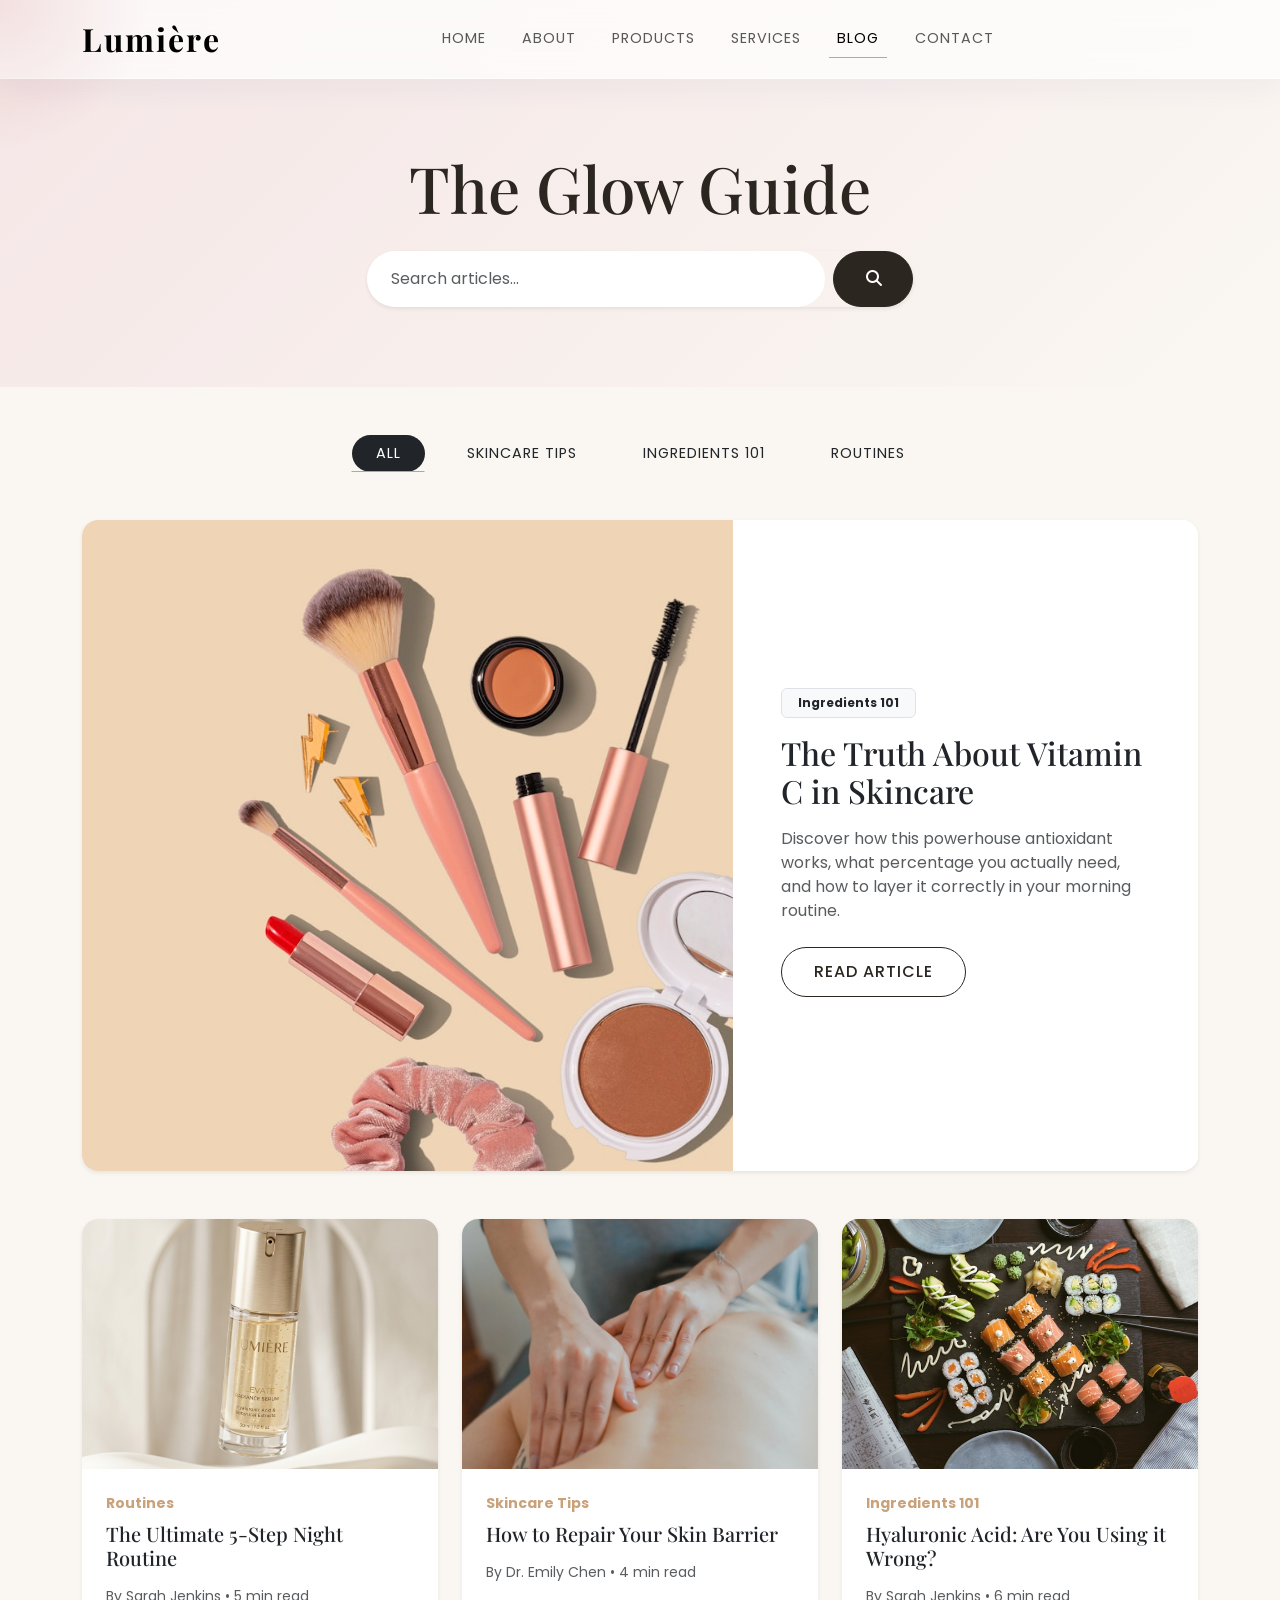
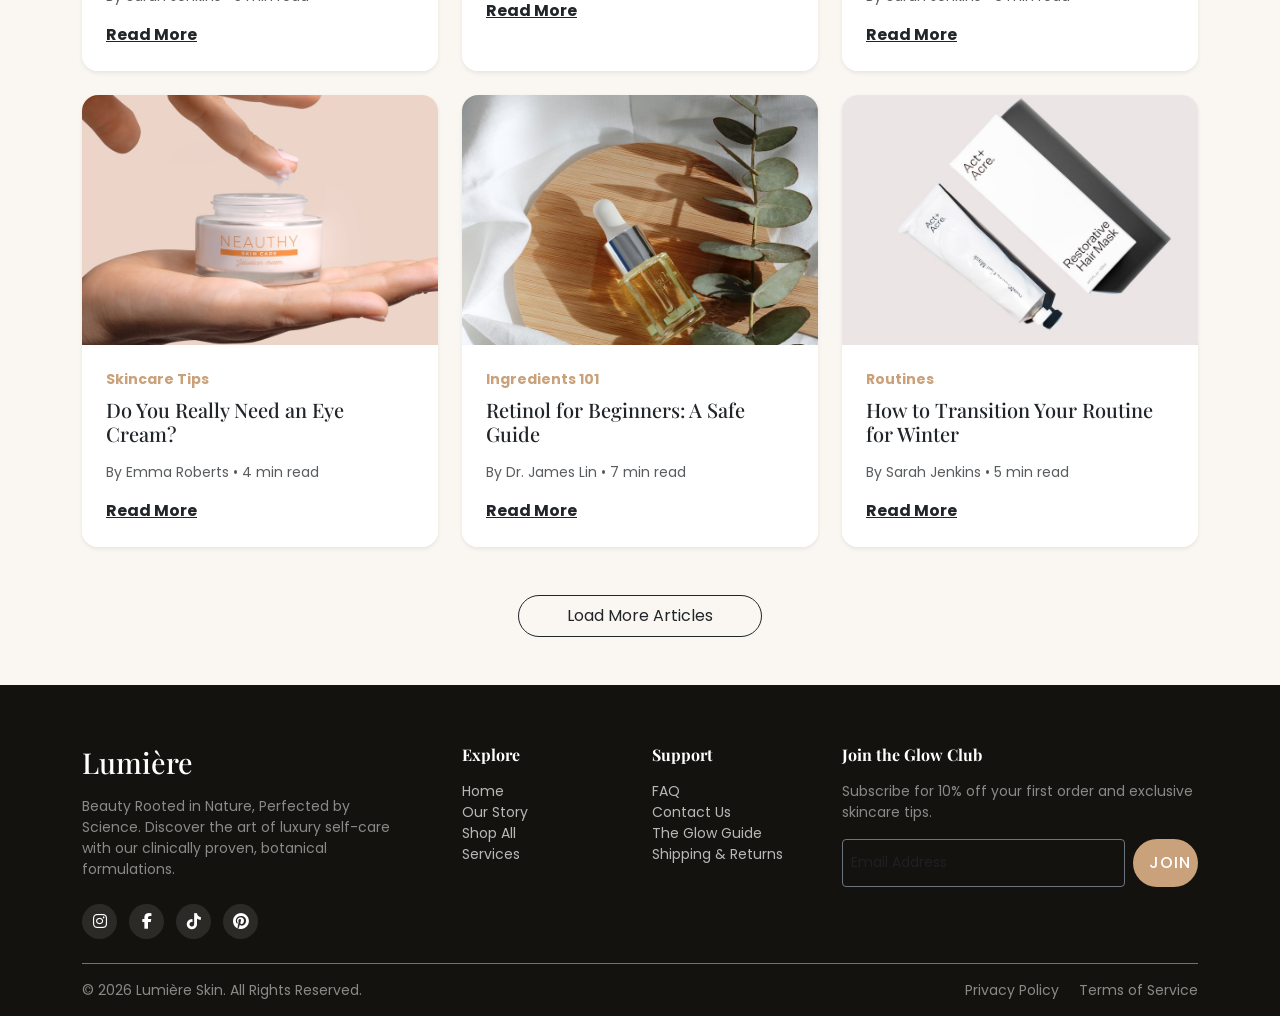
<file: blog.html>
<!DOCTYPE html>
<html lang="en">
<head>
    <meta charset="UTF-8">
    <meta name="viewport" content="width=device-width, initial-scale=1.0">
    <title>Skincare Tips & Guides | Lumière Skin Blog</title>
    <meta name="description" content="Expert skincare advice, ingredient breakdowns, and routine guides to help you achieve healthy, glowing skin.">
    <link href="https://cdn.jsdelivr.net/npm/bootstrap@5.3.0/dist/css/bootstrap.min.css" rel="stylesheet">
    <link rel="stylesheet" href="https://cdnjs.cloudflare.com/ajax/libs/font-awesome/6.4.0/css/all.min.css">
    <link href="https://unpkg.com/aos@2.3.1/dist/aos.css" rel="stylesheet">
    <link rel="stylesheet" href="css/style.css">
</head>
<body>

    <div class="cursor-glow"></div>

    <!-- Navbar -->
    <nav class="navbar navbar-expand-lg fixed-top scrolled">
        <div class="container">
            <a class="navbar-brand" href="index.html">Lumière</a>
            <button class="navbar-toggler" type="button" data-bs-toggle="collapse" data-bs-target="#navbarNav">
                <span class="navbar-toggler-icon"></span>
            </button>
            <div class="collapse navbar-collapse" id="navbarNav">
                <ul class="navbar-nav mx-auto">
                    <li class="nav-item"><a class="nav-link" href="index.html">Home</a></li>
                    <li class="nav-item"><a class="nav-link" href="about.html">About</a></li>
                    <li class="nav-item"><a class="nav-link" href="products.html">Products</a></li>
                    <li class="nav-item"><a class="nav-link" href="services.html">Services</a></li>
                    <li class="nav-item"><a class="nav-link active" href="blog.html">Blog</a></li>
                    <li class="nav-item"><a class="nav-link" href="contact.html">Contact</a></li>
                </ul>
            </div>
        </div>
    </nav>

    <!-- Page Header -->
    <header class="page-header">
        <div class="container" data-aos="fade-up">
            <h1>The Glow Guide</h1>
            <div class="row justify-content-center mt-4">
                <div class="col-md-6">
                    <form class="d-flex shadow-sm rounded-pill">
                        <input type="text" class="form-control rounded-pill me-2 px-4 py-3 border-0" placeholder="Search articles...">
                        <button class="btn-lumiere rounded-pill py-2" type="submit"><i class="fas fa-search"></i></button>
                    </form>
                </div>
            </div>
        </div>
    </header>

    <!-- Blog Section -->
    <section class="blog-section pt-5 pb-5">
        <div class="container">
            <!-- Category Tabs -->
            <ul class="nav nav-pills justify-content-center mb-5" data-aos="fade-up">
                <li class="nav-item"><a class="nav-link active rounded-pill bg-dark text-white px-4 me-2" href="#">All</a></li>
                <li class="nav-item"><a class="nav-link text-dark px-4 me-2" href="#">Skincare Tips</a></li>
                <li class="nav-item"><a class="nav-link text-dark px-4 me-2" href="#">Ingredients 101</a></li>
                <li class="nav-item"><a class="nav-link text-dark px-4" href="#">Routines</a></li>
            </ul>

            <!-- Featured Post -->
            <div class="card border-0 rounded-4 overflow-hidden shadow-sm mb-5" data-aos="fade-up">
                <div class="row g-0">
                    <div class="col-md-7">
                        <img src="images/blog/botanical.jpg" class="img-fluid w-100 featured-img" alt="Featured Blog">
                    </div>
                    <div class="col-md-5 d-flex align-items-center bg-white">
                        <div class="card-body p-5">
                            <span class="badge bg-light text-dark mb-3 px-3 py-2 border">Ingredients 101</span>
                            <h2 class="card-title mb-3" style="font-family: 'Playfair Display', serif;">The Truth About Vitamin C in Skincare</h2>
                            <p class="card-text text-muted mb-4">Discover how this powerhouse antioxidant works, what percentage you actually need, and how to layer it correctly in your morning routine.</p>
                            <a href="blog-single.html" class="btn-lumiere btn-outline-lumiere">Read Article</a>
                        </div>
                    </div>
                </div>
            </div>

            <!-- Blog Grid -->
            <div class="row g-4 mb-4">
                <!-- Blog 1 -->
                <div class="col-md-4" data-aos="fade-up">
                    <div class="card border-0 shadow-sm rounded-4 overflow-hidden h-100 image-hover-zoom">
                        <img src="images/products/hero-bottle.png" class="card-img-top" alt="Blog 1">
                        <div class="card-body p-4 bg-white">
                            <span class="text-gold small mb-2 d-block fw-bold" style="color: var(--accent-gold);">Routines</span>
                            <h5 class="card-title font-playfair mb-3">The Ultimate 5-Step Night Routine</h5>
                            <p class="text-muted small">By Sarah Jenkins • 5 min read</p>
                            <a href="blog-single.html" class="text-dark fw-bold text-decoration-underline">Read More</a>
                        </div>
                    </div>
                </div>
                <!-- Blog 2 -->
                <div class="col-md-4" data-aos="fade-up" data-aos-delay="100">
                    <div class="card border-0 shadow-sm rounded-4 overflow-hidden h-100 image-hover-zoom">
                        <img src="images/blog/spa.jpg" class="card-img-top" alt="Blog 2">
                        <div class="card-body p-4 bg-white">
                            <span class="text-gold small mb-2 d-block fw-bold" style="color: var(--accent-gold);">Skincare Tips</span>
                            <h5 class="card-title font-playfair mb-3">How to Repair Your Skin Barrier</h5>
                            <p class="text-muted small">By Dr. Emily Chen • 4 min read</p>
                            <a href="blog-single.html" class="text-dark fw-bold text-decoration-underline">Read More</a>
                        </div>
                    </div>
                </div>
                <!-- Blog 3 -->
                <div class="col-md-4" data-aos="fade-up" data-aos-delay="200">
                    <div class="card border-0 shadow-sm rounded-4 overflow-hidden h-100 image-hover-zoom">
                        <img src="images/blog/ingredients.jpg" class="card-img-top" alt="Blog 3">
                        <div class="card-body p-4 bg-white">
                            <span class="text-gold small mb-2 d-block fw-bold" style="color: var(--accent-gold);">Ingredients 101</span>
                            <h5 class="card-title font-playfair mb-3">Hyaluronic Acid: Are You Using it Wrong?</h5>
                            <p class="text-muted small">By Sarah Jenkins • 6 min read</p>
                            <a href="blog-single.html" class="text-dark fw-bold text-decoration-underline">Read More</a>
                        </div>
                    </div>
                </div>
                
                <!-- Blog 4 -->
                <div class="col-md-4" data-aos="fade-up">
                    <div class="card border-0 shadow-sm rounded-4 overflow-hidden h-100 image-hover-zoom">
                        <img src="images/products/product-7.png" class="card-img-top" alt="Blog 4">
                        <div class="card-body p-4 bg-white">
                            <span class="text-gold small mb-2 d-block fw-bold" style="color: var(--accent-gold);">Skincare Tips</span>
                            <h5 class="card-title font-playfair mb-3">Do You Really Need an Eye Cream?</h5>
                            <p class="text-muted small">By Emma Roberts • 4 min read</p>
                            <a href="blog-single.html" class="text-dark fw-bold text-decoration-underline">Read More</a>
                        </div>
                    </div>
                </div>
                <!-- Blog 5 -->
                <div class="col-md-4" data-aos="fade-up" data-aos-delay="100">
                    <div class="card border-0 shadow-sm rounded-4 overflow-hidden h-100 image-hover-zoom">
                        <img src="images/products/product-9.png" class="card-img-top" alt="Blog 5">
                        <div class="card-body p-4 bg-white">
                            <span class="text-gold small mb-2 d-block fw-bold" style="color: var(--accent-gold);">Ingredients 101</span>
                            <h5 class="card-title font-playfair mb-3">Retinol for Beginners: A Safe Guide</h5>
                            <p class="text-muted small">By Dr. James Lin • 7 min read</p>
                            <a href="blog-single.html" class="text-dark fw-bold text-decoration-underline">Read More</a>
                        </div>
                    </div>
                </div>
                <!-- Blog 6 -->
                <div class="col-md-4" data-aos="fade-up" data-aos-delay="200">
                    <div class="card border-0 shadow-sm rounded-4 overflow-hidden h-100 image-hover-zoom">
                        <img src="images/products/product-5.png" class="card-img-top" alt="Blog 6">
                        <div class="card-body p-4 bg-white">
                            <span class="text-gold small mb-2 d-block fw-bold" style="color: var(--accent-gold);">Routines</span>
                            <h5 class="card-title font-playfair mb-3">How to Transition Your Routine for Winter</h5>
                            <p class="text-muted small">By Sarah Jenkins • 5 min read</p>
                            <a href="blog-single.html" class="text-dark fw-bold text-decoration-underline">Read More</a>
                        </div>
                    </div>
                </div>
            </div>
            
            <div class="text-center mt-5">
                <button class="btn btn-outline-dark rounded-pill px-5 py-2">Load More Articles</button>
            </div>
        </div>
    </section>

    <!-- Section 7 - Footer (COMPACT & UNIFIED) -->
    <footer class="footer pb-0">
        <div class="container">
            <div class="row g-4 mb-4">
                <div class="col-lg-4 col-md-6">
                    <h4 class="mb-3" style="font-family: 'Playfair Display', serif; font-size: 1.8rem; color: white;">Lumière</h4>
                    <p class="small text-white-50 pe-lg-5 mb-4">Beauty Rooted in Nature, Perfected by Science. Discover the art of luxury self-care with our clinically proven, botanical formulations.</p>
                    <div class="social-icons">
                        <a href="#"><i class="fab fa-instagram"></i></a>
                        <a href="#"><i class="fab fa-facebook-f"></i></a>
                        <a href="#"><i class="fab fa-tiktok"></i></a>
                        <a href="#"><i class="fab fa-pinterest"></i></a>
                    </div>
                </div>
                <div class="col-lg-2 col-md-6">
                    <h5 class="text-white mb-3 fs-6 fw-bold">Explore</h5>
                    <ul class="footer-links list-unstyled small">
                        <li><a href="index.html">Home</a></li>
                        <li><a href="about.html">Our Story</a></li>
                        <li><a href="products.html">Shop All</a></li>
                        <li><a href="services.html">Services</a></li>
                    </ul>
                </div>
                <div class="col-lg-2 col-md-6">
                    <h5 class="text-white mb-3 fs-6 fw-bold">Support</h5>
                    <ul class="footer-links list-unstyled small">
                        <li><a href="faq.html">FAQ</a></li>
                        <li><a href="contact.html">Contact Us</a></li>
                        <li><a href="blog.html">The Glow Guide</a></li>
                        <li><a href="#">Shipping & Returns</a></li>
                    </ul>
                </div>
                <div class="col-lg-4 col-md-6">
                    <h5 class="text-white mb-3 fs-6 fw-bold">Join the Glow Club</h5>
                    <p class="small text-white-50 mb-3">Subscribe for 10% off your first order and exclusive skincare tips.</p>
                    <form class="d-flex">
                        <input type="email" class="form-control form-control-sm me-2 bg-transparent text-white border-secondary" placeholder="Email Address" required>
                        <button class="btn-lumiere btn-sm px-3 border-0" style="background: var(--accent-gold); color: white;" type="submit">Join</button>
                    </form>
                </div>
            </div>
            <div class="footer-bottom py-3 border-top border-secondary mt-2">
                <div class="row align-items-center">
                    <div class="col-md-6 text-center text-md-start">
                        <p class="small text-white-50 mb-0">&copy; 2026 Lumière Skin. All Rights Reserved.</p>
                    </div>
                    <div class="col-md-6 text-center text-md-end mt-2 mt-md-0">
                        <p class="small text-white-50 mb-0"><a href="#" class="text-white-50 text-decoration-none me-3">Privacy Policy</a> <a href="#" class="text-white-50 text-decoration-none">Terms of Service</a></p>
                    </div>
                </div>
            </div>
        </div>
    </footer>

    <script src="https://code.jquery.com/jquery-3.6.0.min.js"></script>
    <script src="https://cdn.jsdelivr.net/npm/bootstrap@5.3.0/dist/js/bootstrap.bundle.min.js"></script>
    <script src="https://unpkg.com/aos@2.3.1/dist/aos.js"></script>
    <script src="js/custom.js"></script>
</body>
</html>
</file>
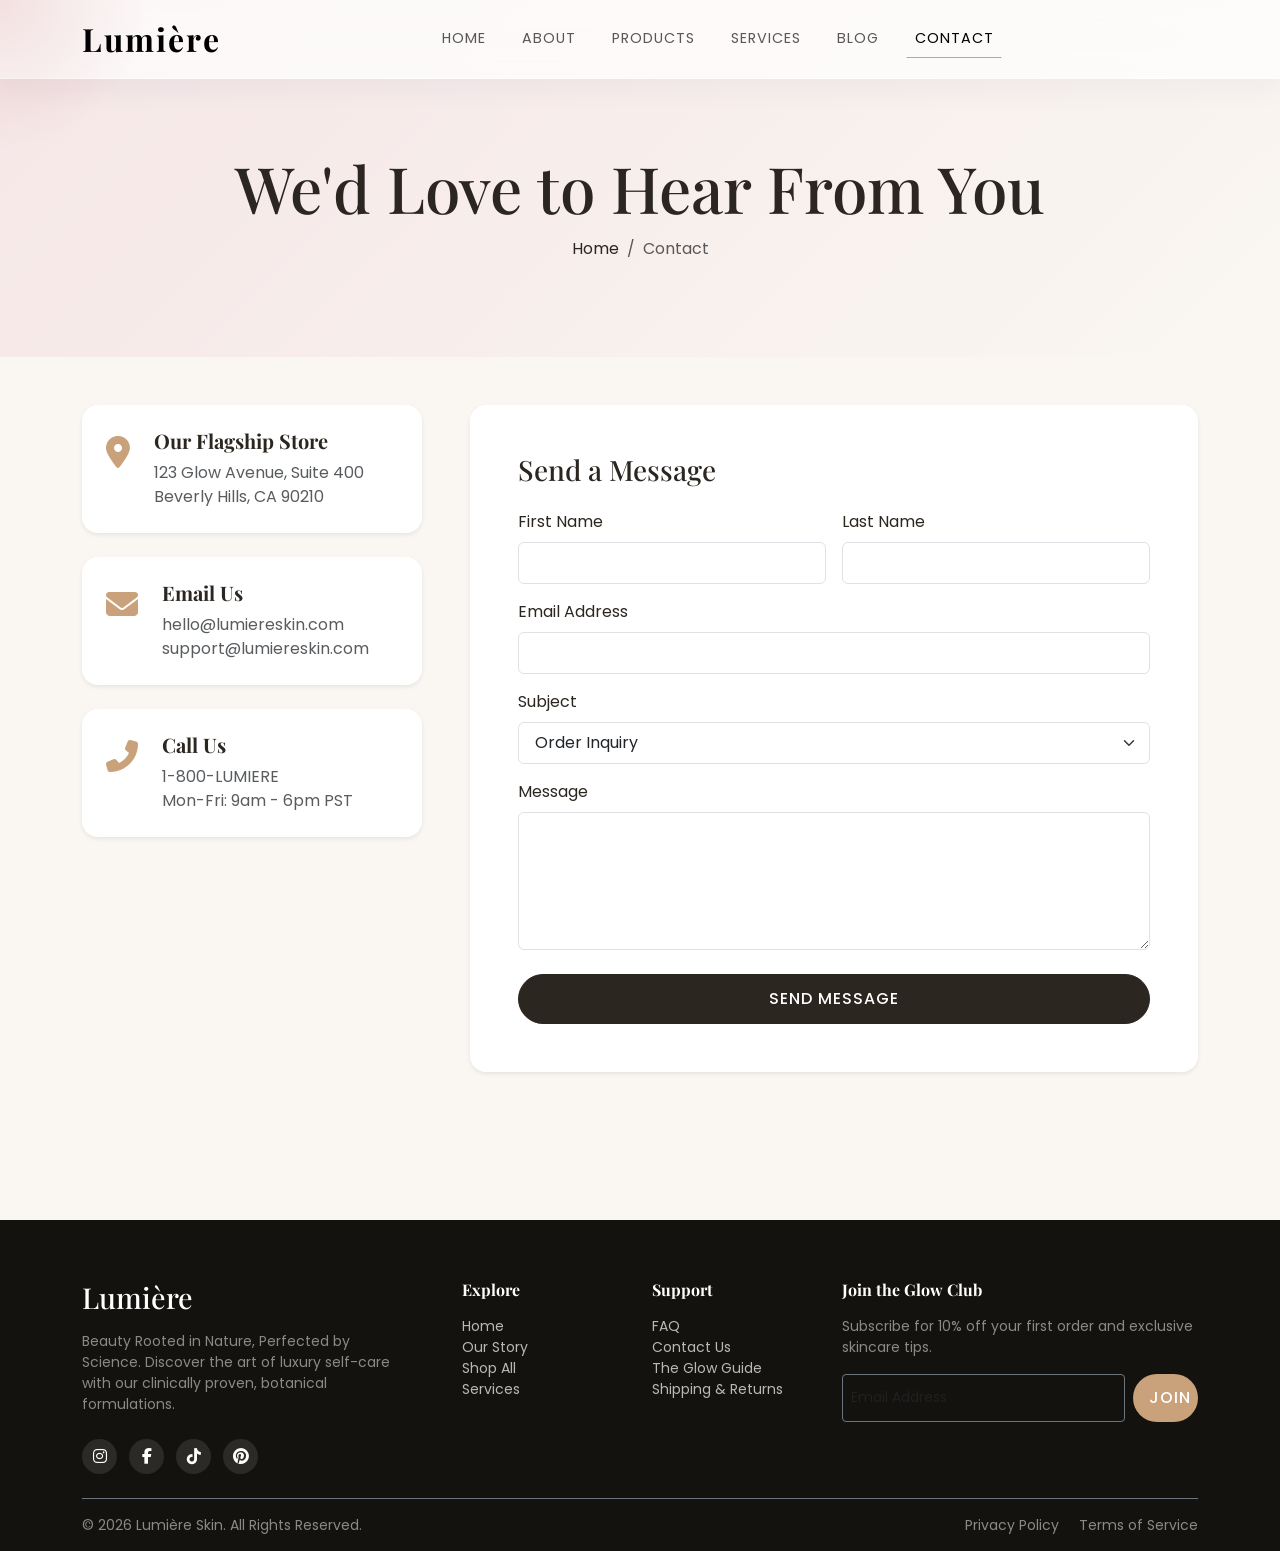
<file: contact.html>
<!DOCTYPE html>
<html lang="en">
<head>
    <meta charset="UTF-8">
    <meta name="viewport" content="width=device-width, initial-scale=1.0">
    <title>Contact Lumière Skin | Customer Support</title>
    <meta name="description" content="Get in touch with our team for product questions, order support, or partnership inquiries.">
    <link href="https://cdn.jsdelivr.net/npm/bootstrap@5.3.0/dist/css/bootstrap.min.css" rel="stylesheet">
    <link rel="stylesheet" href="https://cdnjs.cloudflare.com/ajax/libs/font-awesome/6.4.0/css/all.min.css">
    <link href="https://unpkg.com/aos@2.3.1/dist/aos.css" rel="stylesheet">
    <link rel="stylesheet" href="css/style.css">
</head>
<body>

    <div class="cursor-glow"></div>

    <!-- Navbar -->
    <nav class="navbar navbar-expand-lg fixed-top scrolled">
        <div class="container">
            <a class="navbar-brand" href="index.html">Lumière</a>
            <button class="navbar-toggler" type="button" data-bs-toggle="collapse" data-bs-target="#navbarNav">
                <span class="navbar-toggler-icon"></span>
            </button>
            <div class="collapse navbar-collapse" id="navbarNav">
                <ul class="navbar-nav mx-auto">
                    <li class="nav-item"><a class="nav-link" href="index.html">Home</a></li>
                    <li class="nav-item"><a class="nav-link" href="about.html">About</a></li>
                    <li class="nav-item"><a class="nav-link" href="products.html">Products</a></li>
                    <li class="nav-item"><a class="nav-link" href="services.html">Services</a></li>
                    <li class="nav-item"><a class="nav-link" href="blog.html">Blog</a></li>
                    <li class="nav-item"><a class="nav-link active" href="contact.html">Contact</a></li>
                </ul>
            </div>
        </div>
    </nav>

    <!-- Page Header -->
    <header class="page-header">
        <div class="container" data-aos="fade-up">
            <h1>We'd Love to Hear From You</h1>
            <nav aria-label="breadcrumb">
                <ol class="breadcrumb">
                    <li class="breadcrumb-item"><a href="index.html">Home</a></li>
                    <li class="breadcrumb-item active" aria-current="page">Contact</li>
                </ol>
            </nav>
        </div>
    </header>

    <!-- Contact Section -->
    <section class="contact-section pt-5 mb-5">
        <div class="container">
            <div class="row g-5">
                
                <!-- Contact Info Cards -->
                <div class="col-lg-4" data-aos="fade-right">
                    <div class="mb-4 d-flex align-items-start bg-white p-4 rounded-4 shadow-sm">
                        <div class="fs-2 me-4 text-gold" style="color: var(--accent-gold);"><i class="fas fa-map-marker-alt"></i></div>
                        <div>
                            <h5 class="fw-bold">Our Flagship Store</h5>
                            <p class="text-muted mb-0">123 Glow Avenue, Suite 400<br>Beverly Hills, CA 90210</p>
                        </div>
                    </div>
                    <div class="mb-4 d-flex align-items-start bg-white p-4 rounded-4 shadow-sm">
                        <div class="fs-2 me-4 text-gold" style="color: var(--accent-gold);"><i class="fas fa-envelope"></i></div>
                        <div>
                            <h5 class="fw-bold">Email Us</h5>
                            <p class="text-muted mb-0">hello@lumiereskin.com<br>support@lumiereskin.com</p>
                        </div>
                    </div>
                    <div class="mb-4 d-flex align-items-start bg-white p-4 rounded-4 shadow-sm">
                        <div class="fs-2 me-4 text-gold" style="color: var(--accent-gold);"><i class="fas fa-phone-alt"></i></div>
                        <div>
                            <h5 class="fw-bold">Call Us</h5>
                            <p class="text-muted mb-0">1-800-LUMIERE<br>Mon-Fri: 9am - 6pm PST</p>
                        </div>
                    </div>
                </div>
                
                <!-- Contact Form -->
                <div class="col-lg-8" data-aos="fade-left">
                    <div class="bg-white p-5 rounded-4 shadow-sm h-100">
                        <h3 class="mb-4" style="font-family: 'Playfair Display', serif;">Send a Message</h3>
                        <form id="contactForm">
                            <div class="row g-3">
                                <div class="col-md-6">
                                    <label class="form-label">First Name</label>
                                    <input type="text" class="form-control px-3 py-2" required>
                                </div>
                                <div class="col-md-6">
                                    <label class="form-label">Last Name</label>
                                    <input type="text" class="form-control px-3 py-2" required>
                                </div>
                                <div class="col-12">
                                    <label class="form-label">Email Address</label>
                                    <input type="email" class="form-control px-3 py-2" required>
                                </div>
                                <div class="col-12">
                                    <label class="form-label">Subject</label>
                                    <select class="form-select px-3 py-2">
                                        <option>Order Inquiry</option>
                                        <option>Product Question</option>
                                        <option>Partnership / PR</option>
                                        <option>Other</option>
                                    </select>
                                </div>
                                <div class="col-12">
                                    <label class="form-label">Message</label>
                                    <textarea class="form-control px-3 py-2" rows="5" required></textarea>
                                </div>
                                <div class="col-12 mt-4">
                                    <button type="submit" class="btn-lumiere w-100">Send Message</button>
                                </div>
                            </div>
                        </form>
                    </div>
                </div>
                
            </div>
        </div>
    </section>

    <!-- Section 7 - Footer (COMPACT & UNIFIED) -->
    <footer class="footer pb-0">
        <div class="container">
            <div class="row g-4 mb-4">
                <div class="col-lg-4 col-md-6">
                    <h4 class="mb-3" style="font-family: 'Playfair Display', serif; font-size: 1.8rem; color: white;">Lumière</h4>
                    <p class="small text-white-50 pe-lg-5 mb-4">Beauty Rooted in Nature, Perfected by Science. Discover the art of luxury self-care with our clinically proven, botanical formulations.</p>
                    <div class="social-icons">
                        <a href="#"><i class="fab fa-instagram"></i></a>
                        <a href="#"><i class="fab fa-facebook-f"></i></a>
                        <a href="#"><i class="fab fa-tiktok"></i></a>
                        <a href="#"><i class="fab fa-pinterest"></i></a>
                    </div>
                </div>
                <div class="col-lg-2 col-md-6">
                    <h5 class="text-white mb-3 fs-6 fw-bold">Explore</h5>
                    <ul class="footer-links list-unstyled small">
                        <li><a href="index.html">Home</a></li>
                        <li><a href="about.html">Our Story</a></li>
                        <li><a href="products.html">Shop All</a></li>
                        <li><a href="services.html">Services</a></li>
                    </ul>
                </div>
                <div class="col-lg-2 col-md-6">
                    <h5 class="text-white mb-3 fs-6 fw-bold">Support</h5>
                    <ul class="footer-links list-unstyled small">
                        <li><a href="faq.html">FAQ</a></li>
                        <li><a href="contact.html">Contact Us</a></li>
                        <li><a href="blog.html">The Glow Guide</a></li>
                        <li><a href="#">Shipping & Returns</a></li>
                    </ul>
                </div>
                <div class="col-lg-4 col-md-6">
                    <h5 class="text-white mb-3 fs-6 fw-bold">Join the Glow Club</h5>
                    <p class="small text-white-50 mb-3">Subscribe for 10% off your first order and exclusive skincare tips.</p>
                    <form class="d-flex">
                        <input type="email" class="form-control form-control-sm me-2 bg-transparent text-white border-secondary" placeholder="Email Address" required>
                        <button class="btn-lumiere btn-sm px-3 border-0" style="background: var(--accent-gold); color: white;" type="submit">Join</button>
                    </form>
                </div>
            </div>
            <div class="footer-bottom py-3 border-top border-secondary mt-2">
                <div class="row align-items-center">
                    <div class="col-md-6 text-center text-md-start">
                        <p class="small text-white-50 mb-0">&copy; 2026 Lumière Skin. All Rights Reserved.</p>
                    </div>
                    <div class="col-md-6 text-center text-md-end mt-2 mt-md-0">
                        <p class="small text-white-50 mb-0"><a href="#" class="text-white-50 text-decoration-none me-3">Privacy Policy</a> <a href="#" class="text-white-50 text-decoration-none">Terms of Service</a></p>
                    </div>
                </div>
            </div>
        </div>
    </footer>

    <script src="https://code.jquery.com/jquery-3.6.0.min.js"></script>
    <script src="https://cdn.jsdelivr.net/npm/bootstrap@5.3.0/dist/js/bootstrap.bundle.min.js"></script>
    <script src="https://unpkg.com/aos@2.3.1/dist/aos.js"></script>
    <script src="js/custom.js"></script>
    <script>
        $('#contactForm').on('submit', function(e) {
            e.preventDefault();
            alert('Thank you for your message! Our team will get back to you shortly.');
            this.reset();
        });
    </script>
</body>
</html>
</file>
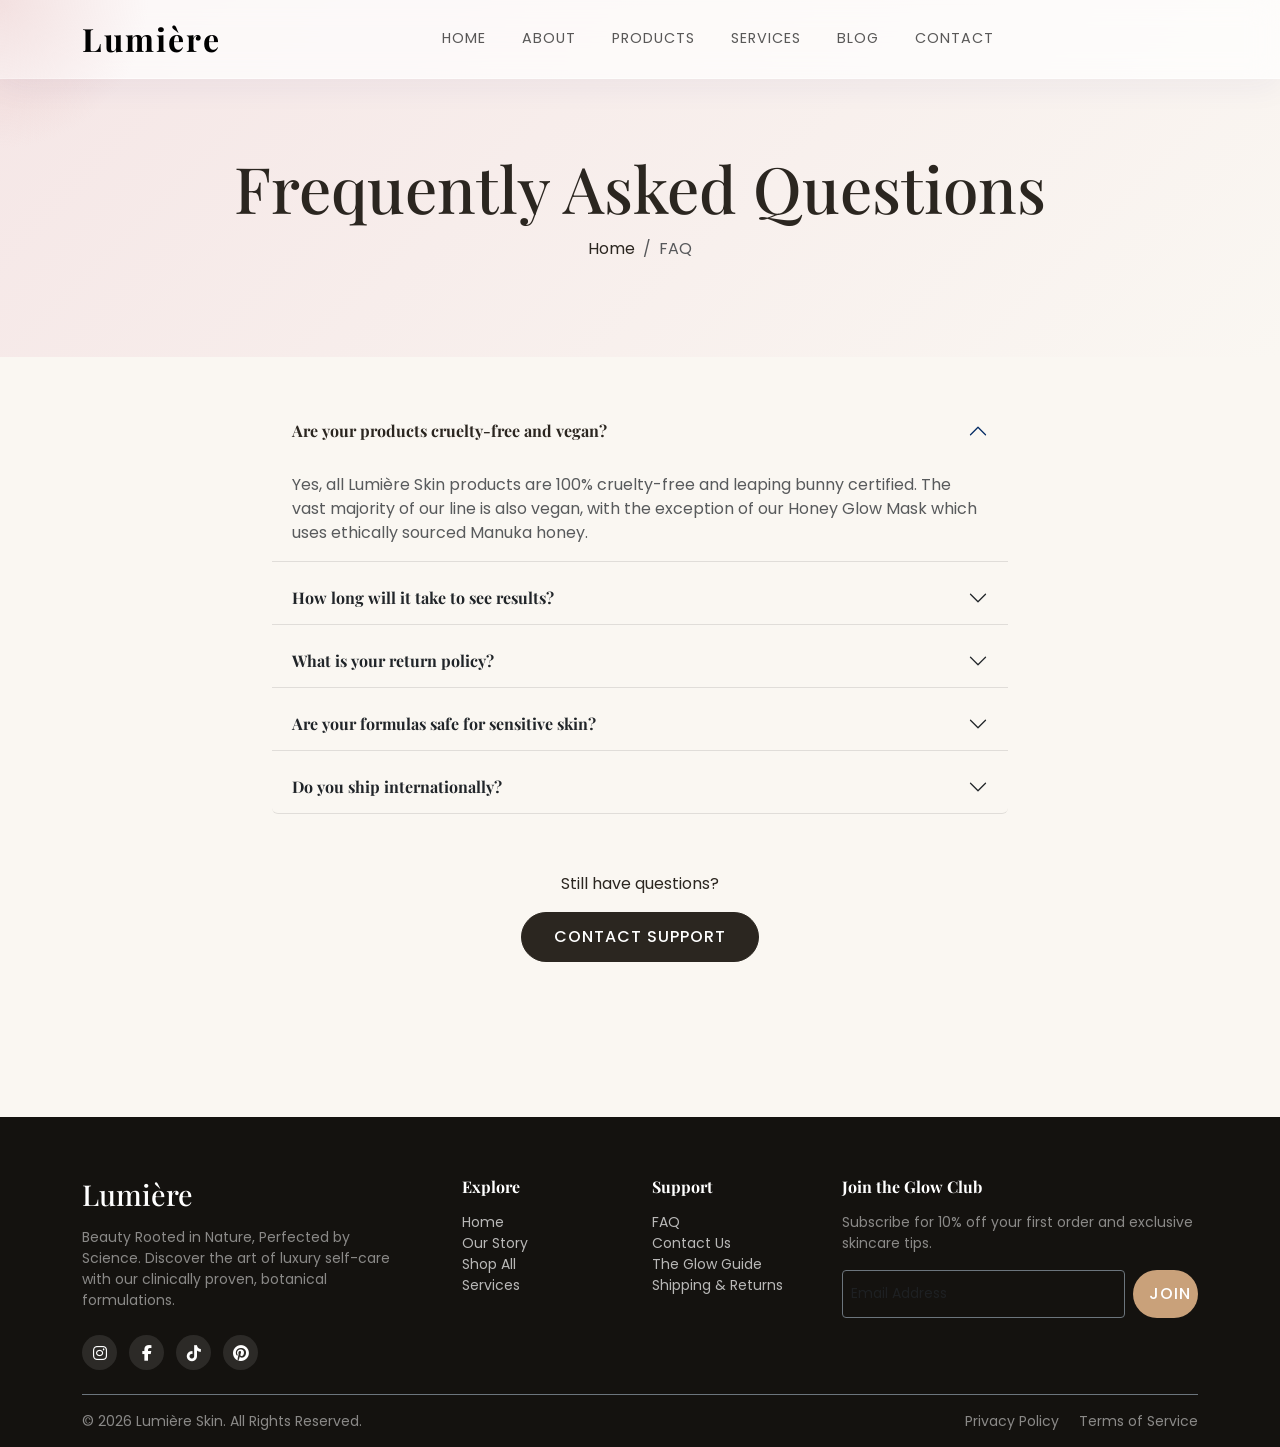
<file: faq.html>
<!DOCTYPE html>
<html lang="en">
<head>
    <meta charset="UTF-8">
    <meta name="viewport" content="width=device-width, initial-scale=1.0">
    <title>FAQ | Lumière Skin</title>
    <meta name="description" content="Frequently asked questions about Lumière Skin products, shipping, and returns.">
    <link href="https://cdn.jsdelivr.net/npm/bootstrap@5.3.0/dist/css/bootstrap.min.css" rel="stylesheet">
    <link rel="stylesheet" href="https://cdnjs.cloudflare.com/ajax/libs/font-awesome/6.4.0/css/all.min.css">
    <link href="https://unpkg.com/aos@2.3.1/dist/aos.css" rel="stylesheet">
    <link rel="stylesheet" href="css/style.css">
    <style>
        .accordion-button:not(.collapsed) {
            background-color: #F5E6E6;
            color: var(--text-dark);
            box-shadow: none;
        }
        .accordion-button:focus {
            box-shadow: none;
            border-color: rgba(0,0,0,0.125);
        }
        .accordion-item {
            border: none;
            border-bottom: 1px solid rgba(0,0,0,0.1);
            margin-bottom: 10px;
        }
    </style>
</head>
<body>

    <div class="cursor-glow"></div>

    <!-- Navbar -->
    <nav class="navbar navbar-expand-lg fixed-top scrolled">
        <div class="container">
            <a class="navbar-brand" href="index.html">Lumière</a>
            <button class="navbar-toggler" type="button" data-bs-toggle="collapse" data-bs-target="#navbarNav">
                <span class="navbar-toggler-icon"></span>
            </button>
            <div class="collapse navbar-collapse" id="navbarNav">
                <ul class="navbar-nav mx-auto">
                    <li class="nav-item"><a class="nav-link" href="index.html">Home</a></li>
                    <li class="nav-item"><a class="nav-link" href="about.html">About</a></li>
                    <li class="nav-item"><a class="nav-link" href="products.html">Products</a></li>
                    <li class="nav-item"><a class="nav-link" href="services.html">Services</a></li>
                    <li class="nav-item"><a class="nav-link" href="blog.html">Blog</a></li>
                    <li class="nav-item"><a class="nav-link" href="contact.html">Contact</a></li>
                </ul>
            </div>
        </div>
    </nav>

    <!-- Page Header -->
    <header class="page-header">
        <div class="container" data-aos="fade-up">
            <h1>Frequently Asked Questions</h1>
            <nav aria-label="breadcrumb">
                <ol class="breadcrumb">
                    <li class="breadcrumb-item"><a href="index.html">Home</a></li>
                    <li class="breadcrumb-item active" aria-current="page">FAQ</li>
                </ol>
            </nav>
        </div>
    </header>

    <!-- FAQ Section -->
    <section class="faq-section pt-5 mb-5">
        <div class="container">
            <div class="row justify-content-center">
                <div class="col-lg-8" data-aos="fade-up">
                    <div class="accordion" id="faqAccordion">
                        
                        <!-- Question 1 -->
                        <div class="accordion-item bg-transparent">
                            <h2 class="accordion-header" id="headingOne">
                                <button class="accordion-button fw-bold bg-transparent" type="button" data-bs-toggle="collapse" data-bs-target="#collapseOne" aria-expanded="true" aria-controls="collapseOne">
                                    Are your products cruelty-free and vegan?
                                </button>
                            </h2>
                            <div id="collapseOne" class="accordion-collapse collapse show" aria-labelledby="headingOne" data-bs-parent="#faqAccordion">
                                <div class="accordion-body text-muted">
                                    Yes, all Lumière Skin products are 100% cruelty-free and leaping bunny certified. The vast majority of our line is also vegan, with the exception of our Honey Glow Mask which uses ethically sourced Manuka honey.
                                </div>
                            </div>
                        </div>
                        
                        <!-- Question 2 -->
                        <div class="accordion-item bg-transparent">
                            <h2 class="accordion-header" id="headingTwo">
                                <button class="accordion-button collapsed fw-bold bg-transparent" type="button" data-bs-toggle="collapse" data-bs-target="#collapseTwo" aria-expanded="false" aria-controls="collapseTwo">
                                    How long will it take to see results?
                                </button>
                            </h2>
                            <div id="collapseTwo" class="accordion-collapse collapse" aria-labelledby="headingTwo" data-bs-parent="#faqAccordion">
                                <div class="accordion-body text-muted">
                                    While our hydrating products (like the Hydra-Glow Night Cream) provide instant plumping and moisture, active ingredients like Vitamin C and Retinol take time. We recommend consistent use for 4-6 weeks to see significant visible changes in texture and tone.
                                </div>
                            </div>
                        </div>
                        
                        <!-- Question 3 -->
                        <div class="accordion-item bg-transparent">
                            <h2 class="accordion-header" id="headingThree">
                                <button class="accordion-button collapsed fw-bold bg-transparent" type="button" data-bs-toggle="collapse" data-bs-target="#collapseThree" aria-expanded="false" aria-controls="collapseThree">
                                    What is your return policy?
                                </button>
                            </h2>
                            <div id="collapseThree" class="accordion-collapse collapse" aria-labelledby="headingThree" data-bs-parent="#faqAccordion">
                                <div class="accordion-body text-muted">
                                    We offer a 30-day money-back guarantee. If you are not completely satisfied with your purchase, you can return gently used products within 30 days of receipt for a full refund (minus shipping costs).
                                </div>
                            </div>
                        </div>

                        <!-- Question 4 -->
                        <div class="accordion-item bg-transparent">
                            <h2 class="accordion-header" id="headingFour">
                                <button class="accordion-button collapsed fw-bold bg-transparent" type="button" data-bs-toggle="collapse" data-bs-target="#collapseFour" aria-expanded="false" aria-controls="collapseFour">
                                    Are your formulas safe for sensitive skin?
                                </button>
                            </h2>
                            <div id="collapseFour" class="accordion-collapse collapse" aria-labelledby="headingFour" data-bs-parent="#faqAccordion">
                                <div class="accordion-body text-muted">
                                    Yes! We formulate without synthetic fragrances, parabens, sulfates, or harsh exfoliants. We always recommend patch testing new products on your jawline for 24 hours before applying them to your entire face.
                                </div>
                            </div>
                        </div>
                        
                        <!-- Question 5 -->
                        <div class="accordion-item bg-transparent">
                            <h2 class="accordion-header" id="headingFive">
                                <button class="accordion-button collapsed fw-bold bg-transparent" type="button" data-bs-toggle="collapse" data-bs-target="#collapseFive" aria-expanded="false" aria-controls="collapseFive">
                                    Do you ship internationally?
                                </button>
                            </h2>
                            <div id="collapseFive" class="accordion-collapse collapse" aria-labelledby="headingFive" data-bs-parent="#faqAccordion">
                                <div class="accordion-body text-muted">
                                    Currently, we ship to the US, Canada, UK, and Australia. We are actively working on expanding our international shipping zones. Join our newsletter to be notified when we launch in your country!
                                </div>
                            </div>
                        </div>
                        
                    </div>
                </div>
            </div>
            
            <div class="text-center mt-5" data-aos="fade-up">
                <p>Still have questions?</p>
                <a href="contact.html" class="btn-lumiere">Contact Support</a>
            </div>
        </div>
    </section>

    <!-- Section 7 - Footer (COMPACT & UNIFIED) -->
    <footer class="footer pb-0">
        <div class="container">
            <div class="row g-4 mb-4">
                <div class="col-lg-4 col-md-6">
                    <h4 class="mb-3" style="font-family: 'Playfair Display', serif; font-size: 1.8rem; color: white;">Lumière</h4>
                    <p class="small text-white-50 pe-lg-5 mb-4">Beauty Rooted in Nature, Perfected by Science. Discover the art of luxury self-care with our clinically proven, botanical formulations.</p>
                    <div class="social-icons">
                        <a href="#"><i class="fab fa-instagram"></i></a>
                        <a href="#"><i class="fab fa-facebook-f"></i></a>
                        <a href="#"><i class="fab fa-tiktok"></i></a>
                        <a href="#"><i class="fab fa-pinterest"></i></a>
                    </div>
                </div>
                <div class="col-lg-2 col-md-6">
                    <h5 class="text-white mb-3 fs-6 fw-bold">Explore</h5>
                    <ul class="footer-links list-unstyled small">
                        <li><a href="index.html">Home</a></li>
                        <li><a href="about.html">Our Story</a></li>
                        <li><a href="products.html">Shop All</a></li>
                        <li><a href="services.html">Services</a></li>
                    </ul>
                </div>
                <div class="col-lg-2 col-md-6">
                    <h5 class="text-white mb-3 fs-6 fw-bold">Support</h5>
                    <ul class="footer-links list-unstyled small">
                        <li><a href="faq.html">FAQ</a></li>
                        <li><a href="contact.html">Contact Us</a></li>
                        <li><a href="blog.html">The Glow Guide</a></li>
                        <li><a href="#">Shipping & Returns</a></li>
                    </ul>
                </div>
                <div class="col-lg-4 col-md-6">
                    <h5 class="text-white mb-3 fs-6 fw-bold">Join the Glow Club</h5>
                    <p class="small text-white-50 mb-3">Subscribe for 10% off your first order and exclusive skincare tips.</p>
                    <form class="d-flex">
                        <input type="email" class="form-control form-control-sm me-2 bg-transparent text-white border-secondary" placeholder="Email Address" required>
                        <button class="btn-lumiere btn-sm px-3 border-0" style="background: var(--accent-gold); color: white;" type="submit">Join</button>
                    </form>
                </div>
            </div>
            <div class="footer-bottom py-3 border-top border-secondary mt-2">
                <div class="row align-items-center">
                    <div class="col-md-6 text-center text-md-start">
                        <p class="small text-white-50 mb-0">&copy; 2026 Lumière Skin. All Rights Reserved.</p>
                    </div>
                    <div class="col-md-6 text-center text-md-end mt-2 mt-md-0">
                        <p class="small text-white-50 mb-0"><a href="#" class="text-white-50 text-decoration-none me-3">Privacy Policy</a> <a href="#" class="text-white-50 text-decoration-none">Terms of Service</a></p>
                    </div>
                </div>
            </div>
        </div>
    </footer>

    <script src="https://code.jquery.com/jquery-3.6.0.min.js"></script>
    <script src="https://cdn.jsdelivr.net/npm/bootstrap@5.3.0/dist/js/bootstrap.bundle.min.js"></script>
    <script src="https://unpkg.com/aos@2.3.1/dist/aos.js"></script>
    <script src="js/custom.js"></script>
</body>
</html>
</file>
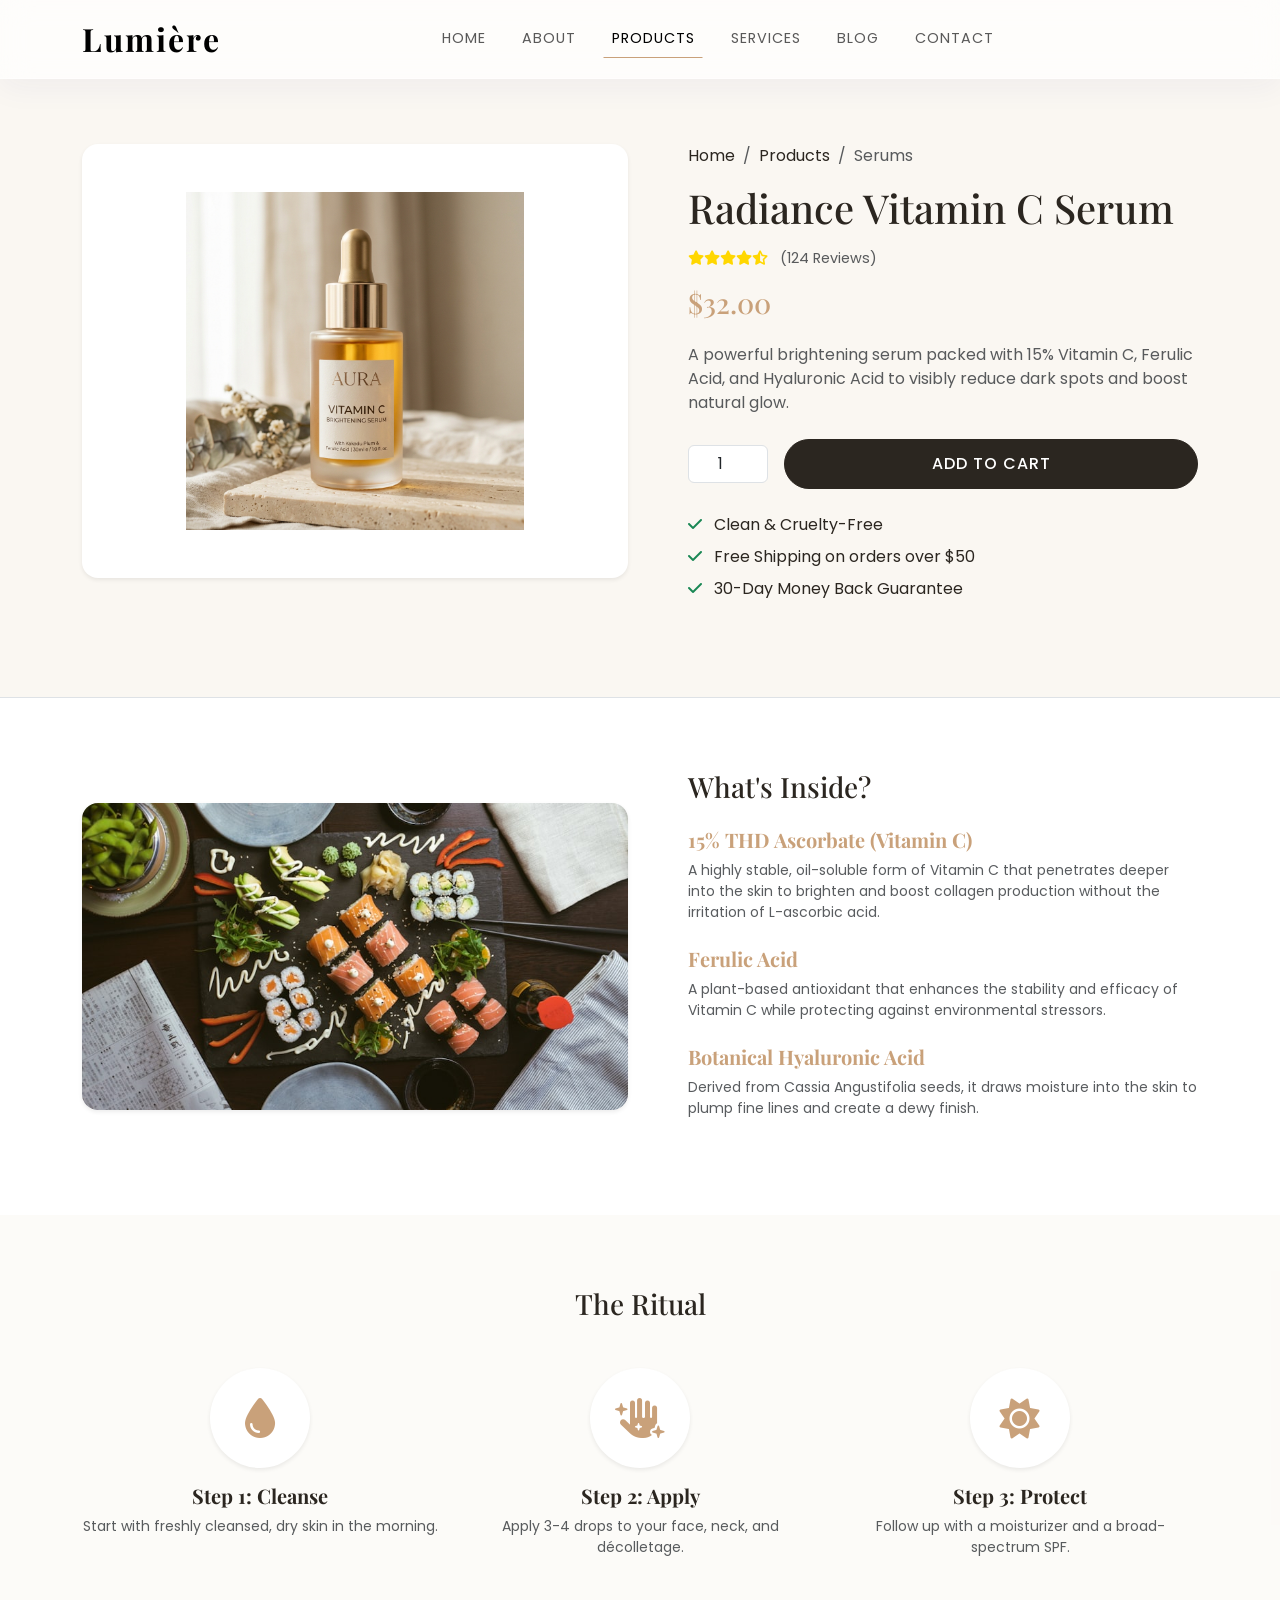
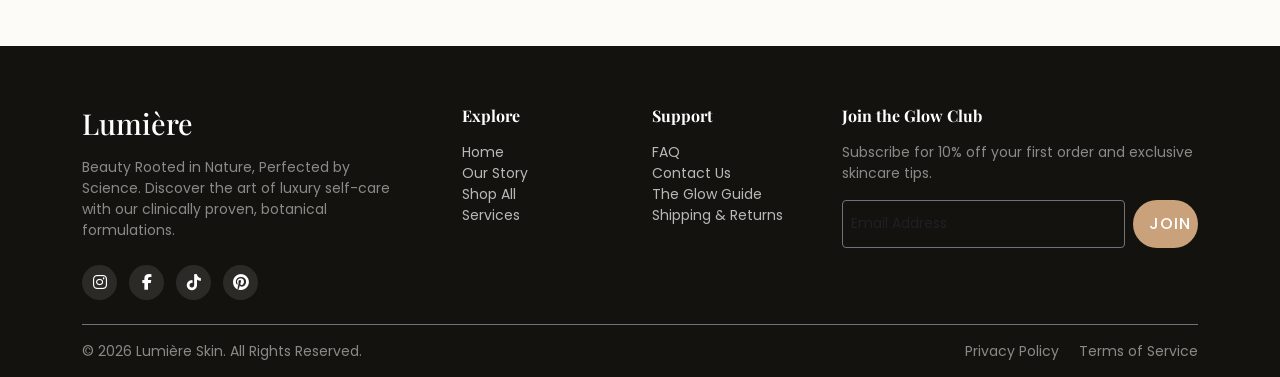
<file: product-single.html>
<!DOCTYPE html>
<html lang="en">
<head>
    <meta charset="UTF-8">
    <meta name="viewport" content="width=device-width, initial-scale=1.0">
    <title>Radiance Vitamin C Serum | Lumière Skin</title>
    <link href="https://cdn.jsdelivr.net/npm/bootstrap@5.3.0/dist/css/bootstrap.min.css" rel="stylesheet">
    <link rel="stylesheet" href="https://cdnjs.cloudflare.com/ajax/libs/font-awesome/6.4.0/css/all.min.css">
    <link rel="stylesheet" href="css/style.css">
</head>
<body>

    <!-- Navbar -->
    <nav class="navbar navbar-expand-lg fixed-top scrolled">
        <div class="container">
            <a class="navbar-brand" href="index.html">Lumière</a>
            <button class="navbar-toggler" type="button" data-bs-toggle="collapse" data-bs-target="#navbarNav">
                <span class="navbar-toggler-icon"></span>
            </button>
            <div class="collapse navbar-collapse" id="navbarNav">
                <ul class="navbar-nav mx-auto">
                    <li class="nav-item"><a class="nav-link" href="index.html">Home</a></li>
                    <li class="nav-item"><a class="nav-link" href="about.html">About</a></li>
                    <li class="nav-item"><a class="nav-link active" href="products.html">Products</a></li>
                    <li class="nav-item"><a class="nav-link" href="services.html">Services</a></li>
                    <li class="nav-item"><a class="nav-link" href="blog.html">Blog</a></li>
                    <li class="nav-item"><a class="nav-link" href="contact.html">Contact</a></li>
                </ul>
            </div>
        </div>
    </nav>

    <!-- Product Single -->
    <section class="pt-5 mt-5 pb-5">
        <div class="container mt-5">
            <div class="row">
                <div class="col-md-6 mb-4">
                    <div class="bg-white p-5 rounded-4 shadow-sm text-center">
                        <img src="images/products/product-1.png" alt="Serum" class="img-fluid w-75">
                    </div>
                </div>
                <div class="col-md-6 ps-md-5">
                    <nav aria-label="breadcrumb">
                        <ol class="breadcrumb justify-content-start">
                            <li class="breadcrumb-item"><a href="index.html">Home</a></li>
                            <li class="breadcrumb-item"><a href="products.html">Products</a></li>
                            <li class="breadcrumb-item active">Serums</li>
                        </ol>
                    </nav>
                    <h1 class="mb-3" style="font-family: 'Playfair Display', serif;">Radiance Vitamin C Serum</h1>
                    <div class="stars mb-3">
                        <i class="fas fa-star"></i><i class="fas fa-star"></i><i class="fas fa-star"></i><i class="fas fa-star"></i><i class="fas fa-star-half-alt"></i>
                        <span class="text-muted ms-2">(124 Reviews)</span>
                    </div>
                    <h3 class="text-gold mb-4" style="color: var(--accent-gold);">$32.00</h3>
                    <p class="text-muted mb-4">A powerful brightening serum packed with 15% Vitamin C, Ferulic Acid, and Hyaluronic Acid to visibly reduce dark spots and boost natural glow.</p>
                    
                    <div class="d-flex align-items-center gap-3 mb-4">
                        <input type="number" class="form-control text-center" value="1" min="1" style="width: 80px;">
                        <button class="btn-lumiere flex-grow-1">Add to Cart</button>
                    </div>
                    
                    <ul class="list-unstyled mb-5">
                        <li class="mb-2"><i class="fas fa-check text-success me-2"></i> Clean & Cruelty-Free</li>
                        <li class="mb-2"><i class="fas fa-check text-success me-2"></i> Free Shipping on orders over $50</li>
                        <li class="mb-2"><i class="fas fa-check text-success me-2"></i> 30-Day Money Back Guarantee</li>
                    </ul>
                </div>
            </div>
        </div>
    </section>

    <!-- NEW SECTION: Ingredients Breakdown -->
    <section class="py-5 bg-white border-top">
        <div class="container py-4">
            <div class="row align-items-center">
                <div class="col-lg-6 mb-4 mb-lg-0">
                    <img src="images/blog/ingredients.jpg" alt="Vitamin C Oranges" class="img-fluid rounded-4 shadow-sm">
                </div>
                <div class="col-lg-6 ps-lg-5">
                    <h3 class="font-playfair mb-4">What's Inside?</h3>
                    <div class="mb-4">
                        <h5 class="fw-bold text-gold" style="color: var(--accent-gold);">15% THD Ascorbate (Vitamin C)</h5>
                        <p class="text-muted small">A highly stable, oil-soluble form of Vitamin C that penetrates deeper into the skin to brighten and boost collagen production without the irritation of L-ascorbic acid.</p>
                    </div>
                    <div class="mb-4">
                        <h5 class="fw-bold text-gold" style="color: var(--accent-gold);">Ferulic Acid</h5>
                        <p class="text-muted small">A plant-based antioxidant that enhances the stability and efficacy of Vitamin C while protecting against environmental stressors.</p>
                    </div>
                    <div class="mb-4">
                        <h5 class="fw-bold text-gold" style="color: var(--accent-gold);">Botanical Hyaluronic Acid</h5>
                        <p class="text-muted small">Derived from Cassia Angustifolia seeds, it draws moisture into the skin to plump fine lines and create a dewy finish.</p>
                    </div>
                </div>
            </div>
        </div>
    </section>

    <!-- NEW SECTION: How to Use -->
    <section class="py-5" style="background: rgba(255,255,255,0.4);">
        <div class="container py-4 text-center">
            <h3 class="font-playfair mb-5">The Ritual</h3>
            <div class="row g-4">
                <div class="col-md-4">
                    <div class="bg-white p-4 rounded-circle mx-auto mb-3 shadow-sm d-flex align-items-center justify-content-center" style="width: 100px; height: 100px;">
                        <i class="fas fa-tint text-gold fs-1" style="color: var(--accent-gold);"></i>
                    </div>
                    <h5 class="fw-bold">Step 1: Cleanse</h5>
                    <p class="text-muted small">Start with freshly cleansed, dry skin in the morning.</p>
                </div>
                <div class="col-md-4">
                    <div class="bg-white p-4 rounded-circle mx-auto mb-3 shadow-sm d-flex align-items-center justify-content-center" style="width: 100px; height: 100px;">
                        <i class="fas fa-hand-sparkles text-gold fs-1" style="color: var(--accent-gold);"></i>
                    </div>
                    <h5 class="fw-bold">Step 2: Apply</h5>
                    <p class="text-muted small">Apply 3-4 drops to your face, neck, and décolletage.</p>
                </div>
                <div class="col-md-4">
                    <div class="bg-white p-4 rounded-circle mx-auto mb-3 shadow-sm d-flex align-items-center justify-content-center" style="width: 100px; height: 100px;">
                        <i class="fas fa-sun text-gold fs-1" style="color: var(--accent-gold);"></i>
                    </div>
                    <h5 class="fw-bold">Step 3: Protect</h5>
                    <p class="text-muted small">Follow up with a moisturizer and a broad-spectrum SPF.</p>
                </div>
            </div>
        </div>
    </section>

    <!-- Section 7 - Footer (COMPACT & UNIFIED) -->
    <footer class="footer pb-0">
        <div class="container">
            <div class="row g-4 mb-4">
                <div class="col-lg-4 col-md-6">
                    <h4 class="mb-3" style="font-family: 'Playfair Display', serif; font-size: 1.8rem; color: white;">Lumière</h4>
                    <p class="small text-white-50 pe-lg-5 mb-4">Beauty Rooted in Nature, Perfected by Science. Discover the art of luxury self-care with our clinically proven, botanical formulations.</p>
                    <div class="social-icons">
                        <a href="#"><i class="fab fa-instagram"></i></a>
                        <a href="#"><i class="fab fa-facebook-f"></i></a>
                        <a href="#"><i class="fab fa-tiktok"></i></a>
                        <a href="#"><i class="fab fa-pinterest"></i></a>
                    </div>
                </div>
                <div class="col-lg-2 col-md-6">
                    <h5 class="text-white mb-3 fs-6 fw-bold">Explore</h5>
                    <ul class="footer-links list-unstyled small">
                        <li><a href="index.html">Home</a></li>
                        <li><a href="about.html">Our Story</a></li>
                        <li><a href="products.html">Shop All</a></li>
                        <li><a href="services.html">Services</a></li>
                    </ul>
                </div>
                <div class="col-lg-2 col-md-6">
                    <h5 class="text-white mb-3 fs-6 fw-bold">Support</h5>
                    <ul class="footer-links list-unstyled small">
                        <li><a href="faq.html">FAQ</a></li>
                        <li><a href="contact.html">Contact Us</a></li>
                        <li><a href="blog.html">The Glow Guide</a></li>
                        <li><a href="#">Shipping & Returns</a></li>
                    </ul>
                </div>
                <div class="col-lg-4 col-md-6">
                    <h5 class="text-white mb-3 fs-6 fw-bold">Join the Glow Club</h5>
                    <p class="small text-white-50 mb-3">Subscribe for 10% off your first order and exclusive skincare tips.</p>
                    <form class="d-flex">
                        <input type="email" class="form-control form-control-sm me-2 bg-transparent text-white border-secondary" placeholder="Email Address" required>
                        <button class="btn-lumiere btn-sm px-3 border-0" style="background: var(--accent-gold); color: white;" type="submit">Join</button>
                    </form>
                </div>
            </div>
            <div class="footer-bottom py-3 border-top border-secondary mt-2">
                <div class="row align-items-center">
                    <div class="col-md-6 text-center text-md-start">
                        <p class="small text-white-50 mb-0">&copy; 2026 Lumière Skin. All Rights Reserved.</p>
                    </div>
                    <div class="col-md-6 text-center text-md-end mt-2 mt-md-0">
                        <p class="small text-white-50 mb-0"><a href="#" class="text-white-50 text-decoration-none me-3">Privacy Policy</a> <a href="#" class="text-white-50 text-decoration-none">Terms of Service</a></p>
                    </div>
                </div>
            </div>
        </div>
    </footer>

    <script src="https://code.jquery.com/jquery-3.6.0.min.js"></script>
    <script src="https://cdn.jsdelivr.net/npm/bootstrap@5.3.0/dist/js/bootstrap.bundle.min.js"></script>
    <script src="js/custom.js"></script>
</body>
</html>
</file>
<file: css/style.css>
/* Google Fonts */
@import url('https://fonts.googleapis.com/css2?family=Playfair+Display:ital,wght@0,400;0,600;0,700;1,400&family=Poppins:wght@300;400;500;600&display=swap');

/* Global Variables */
:root {
  --primary-bg: #FAF7F2;
  --dark-bg: #14120F;
  --accent-gold: #C9A17A;
  --accent-rose: #E8C4C4;
  --text-dark: #2B2620;
  --text-light: #FFFFFF;
  --glass-bg: rgba(255, 255, 255, 0.7);
  --glass-border: rgba(255, 255, 255, 0.5);
  --glass-shadow: 0 8px 32px 0 rgba(31, 38, 135, 0.05);
}

/* Base Styles */
body {
  font-family: 'Poppins', sans-serif;
  background-color: var(--primary-bg);
  color: var(--text-dark);
  overflow-x: hidden;
  position: relative;
  cursor: default;
}

h1, h2, h3, h4, h5, h6, .navbar-brand {
  font-family: 'Playfair Display', serif;
}

a {
  color: var(--text-dark);
  text-decoration: none;
  transition: all 0.3s ease;
}

a:hover {
  color: var(--accent-gold);
}

/* Custom Cursor Glow */
.cursor-glow {
  position: fixed;
  top: 0;
  left: 0;
  width: 300px;
  height: 300px;
  background: radial-gradient(circle, rgba(232, 196, 196, 0.4) 0%, rgba(255,255,255,0) 70%);
  border-radius: 50%;
  pointer-events: none;
  transform: translate(-50%, -50%);
  z-index: 9999;
  transition: top 0.1s ease, left 0.1s ease;
  mix-blend-mode: multiply;
}

/* Floating Gradient Blobs */
.blob {
  position: absolute;
  border-radius: 50%;
  filter: blur(80px);
  z-index: -1;
  opacity: 0.6;
}
.blob-1 {
  width: 400px;
  height: 400px;
  background: var(--accent-rose);
  top: -100px;
  left: -100px;
  animation: floatBlob 10s infinite alternate;
}
.blob-2 {
  width: 500px;
  height: 500px;
  background: var(--accent-gold);
  bottom: -200px;
  right: -100px;
  animation: floatBlob 12s infinite alternate-reverse;
}

@keyframes floatBlob {
  0% { transform: translate(0, 0) scale(1); }
  100% { transform: translate(50px, 50px) scale(1.1); }
}

/* Buttons */
.btn-lumiere {
  background-color: var(--text-dark);
  color: var(--text-light);
  padding: 12px 32px;
  border-radius: 50px;
  border: 1px solid var(--text-dark);
  font-weight: 500;
  text-transform: uppercase;
  letter-spacing: 1px;
  transition: all 0.4s ease;
  position: relative;
  overflow: hidden;
  display: inline-block;
}

.btn-lumiere::before {
  content: "";
  position: absolute;
  top: 0;
  left: -100%;
  width: 100%;
  height: 100%;
  background: linear-gradient(90deg, transparent, rgba(255,255,255,0.2), transparent);
  transition: all 0.4s ease;
}

.btn-lumiere:hover::before {
  left: 100%;
}

.btn-lumiere:hover {
  background-color: var(--accent-gold);
  border-color: var(--accent-gold);
  color: var(--text-light);
  box-shadow: 0 10px 20px rgba(201, 161, 122, 0.3);
}

.btn-outline-lumiere {
  background-color: transparent;
  color: var(--text-dark);
  border: 1px solid var(--text-dark);
}
.btn-outline-lumiere:hover {
  background-color: var(--text-dark);
  color: var(--text-light);
}

/* Navbar */
.navbar {
  padding: 20px 0;
  transition: all 0.4s ease;
  z-index: 1000;
}
.navbar.scrolled {
  padding: 10px 0;
  background: var(--glass-bg);
  backdrop-filter: blur(15px);
  -webkit-backdrop-filter: blur(15px);
  border-bottom: 1px solid var(--glass-border);
  box-shadow: var(--glass-shadow);
}
.navbar-brand {
  font-size: 2rem;
  font-weight: 700;
  letter-spacing: 2px;
}
.nav-link {
  font-size: 0.9rem;
  text-transform: uppercase;
  letter-spacing: 1px;
  margin: 0 10px;
  position: relative;
}
.nav-link::after {
  content: '';
  position: absolute;
  bottom: 0;
  left: 50%;
  width: 0;
  height: 1px;
  background: var(--accent-gold);
  transition: all 0.3s ease;
  transform: translateX(-50%);
}
.nav-link:hover::after, .nav-link.active::after {
  width: 100%;
}

/* Hero Section */
.hero {
  min-height: 100vh;
  display: flex;
  align-items: center;
  position: relative;
  overflow: hidden;
  padding-top: 80px;
}
.hero h1 {
  font-size: 4.5rem;
  line-height: 1.1;
  margin-bottom: 20px;
  font-weight: 600;
}
.hero p {
  font-size: 1.2rem;
  margin-bottom: 40px;
  color: #555;
  max-width: 500px;
}
.hero-img-wrapper {
  position: relative;
  z-index: 2;
}
.hero-bottle {
  max-width: 100%;
  height: auto;
  filter: drop-shadow(0 30px 40px rgba(0,0,0,0.15));
  animation: floatBottle 6s ease-in-out infinite;
  transform-style: preserve-3d;
}

@keyframes floatBottle {
  0% { transform: translateY(0px) rotateX(5deg) rotateY(-5deg); }
  50% { transform: translateY(-20px) rotateX(-5deg) rotateY(5deg); }
  100% { transform: translateY(0px) rotateX(5deg) rotateY(-5deg); }
}

/* Trust Bar */
.trust-bar {
  background: var(--glass-bg);
  backdrop-filter: blur(10px);
  border-top: 1px solid var(--glass-border);
  border-bottom: 1px solid var(--glass-border);
  padding: 30px 0;
  margin-top: -50px;
  position: relative;
  z-index: 3;
}
.trust-item {
  display: flex;
  align-items: center;
  justify-content: center;
  gap: 10px;
  font-weight: 500;
}
.trust-item i {
  color: var(--accent-gold);
  font-size: 1.5rem;
}

/* Sections Global */
section {
  padding: 100px 0;
  position: relative;
}
.section-title {
  text-align: center;
  margin-bottom: 60px;
}
.section-title h2 {
  font-size: 3rem;
  margin-bottom: 15px;
}
.section-title p {
  color: #666;
  font-style: italic;
  font-family: 'Playfair Display', serif;
}

/* Product Cards */
.product-card {
  background: white;
  border-radius: 20px;
  padding: 30px;
  text-align: center;
  transition: all 0.5s ease;
  box-shadow: 0 10px 30px rgba(0,0,0,0.03);
  position: relative;
  overflow: hidden;
  height: 100%;
  display: flex;
  flex-direction: column;
}
.product-img-wrap {
  height: 250px;
  display: flex;
  align-items: center;
  justify-content: center;
  margin-bottom: 20px;
}
.product-card img {
  max-height: 100%;
  transition: transform 0.5s ease;
}
.product-card:hover img {
  transform: scale(1.1);
}
.product-card h4 {
  font-size: 1.2rem;
  margin-bottom: 10px;
  font-weight: 600;
}
.product-price {
  font-size: 1.1rem;
  color: var(--accent-gold);
  font-weight: 500;
  margin-bottom: 15px;
}
.stars {
  color: #FFD700;
  margin-bottom: 20px;
  font-size: 0.9rem;
}
.btn-add-cart {
  margin-top: auto;
  opacity: 0;
  transform: translateY(20px);
  transition: all 0.4s ease;
}
.product-card:hover .btn-add-cart {
  opacity: 1;
  transform: translateY(0);
}

/* Why Choose Us */
.feature-box {
  text-align: center;
  padding: 40px 20px;
  border-radius: 20px;
  background: rgba(255,255,255,0.5);
  backdrop-filter: blur(10px);
  border: 1px solid var(--glass-border);
  transition: transform 0.3s;
}
.feature-box:hover {
  transform: translateY(-10px);
}
.feature-icon {
  width: 80px;
  height: 80px;
  background: var(--accent-rose);
  border-radius: 50%;
  display: flex;
  align-items: center;
  justify-content: center;
  margin: 0 auto 20px;
  font-size: 2rem;
  color: white;
}

/* Quiz Banner */
.quiz-banner {
  background: linear-gradient(135deg, var(--accent-rose) 0%, #F5E6E6 100%);
  border-radius: 30px;
  padding: 60px;
  position: relative;
  overflow: hidden;
}

/* Testimonials */
.testimonial-card {
  background: white;
  padding: 40px;
  border-radius: 20px;
  box-shadow: 0 10px 30px rgba(0,0,0,0.05);
  margin: 15px;
}
.testimonial-user {
  display: flex;
  align-items: center;
  gap: 15px;
  margin-top: 20px;
}
.testimonial-user img {
  width: 60px;
  height: 60px;
  border-radius: 50%;
  object-fit: cover;
}

/* Instagram Gallery */
.gallery-item {
  position: relative;
  overflow: hidden;
  border-radius: 15px;
  margin-bottom: 24px;
}
.gallery-item img {
  width: 100%;
  transition: transform 0.6s ease;
}
.gallery-overlay {
  position: absolute;
  top: 0;
  left: 0;
  width: 100%;
  height: 100%;
  background: rgba(0,0,0,0.4);
  display: flex;
  align-items: center;
  justify-content: center;
  opacity: 0;
  transition: all 0.4s ease;
}
.gallery-overlay i {
  color: white;
  font-size: 2rem;
  transform: scale(0);
  transition: transform 0.4s ease;
}
.gallery-item:hover img {
  transform: scale(1.1);
}
.gallery-item:hover .gallery-overlay {
  opacity: 1;
}
.gallery-item:hover .gallery-overlay i {
  transform: scale(1);
}

/* Footer */
.footer {
  background-color: var(--dark-bg);
  color: rgba(255,255,255,0.7);
  padding: 60px 0 10px;
}
.footer-links a {
  color: rgba(255,255,255,0.7);
  transition: all 0.3s ease;
}
.footer-links a:hover {
  color: var(--accent-gold);
  padding-left: 5px;
}
.social-icons a {
  display: inline-flex;
  align-items: center;
  justify-content: center;
  width: 35px;
  height: 35px;
  border-radius: 50%;
  background: rgba(255,255,255,0.1);
  color: white;
  margin-right: 8px;
  transition: all 0.3s ease;
}
.social-icons a:hover {
  background: var(--accent-gold);
  transform: translateY(-3px);
}

/* Image Grids */
.masonry-grid {
  column-count: 2;
  column-gap: 20px;
}
.masonry-item {
  break-inside: avoid;
  margin-bottom: 20px;
  border-radius: 15px;
  overflow: hidden;
}
.masonry-item img {
  width: 100%;
  display: block;
}
.image-hover-zoom {
  overflow: hidden;
  border-radius: 15px;
}
.image-hover-zoom img {
  transition: transform 0.5s ease;
}
.image-hover-zoom:hover img {
  transform: scale(1.05);
}

/* Page Headers (for internal pages) */
.page-header {
  padding: 150px 0 80px;
  background: linear-gradient(135deg, #F5E6E6 0%, var(--primary-bg) 100%);
  text-align: center;
  position: relative;
  overflow: hidden;
}
.page-header h1 {
  font-size: 4rem;
  margin-bottom: 10px;
}
.breadcrumb {
  justify-content: center;
  background: transparent;
  padding: 0;
}

/* Media Queries */
@media (max-width: 991px) {
  .hero h1 { font-size: 3.5rem; }
  .trust-bar { margin-top: 0; }
  .trust-item { margin-bottom: 20px; }
}
@media (max-width: 768px) {
  .hero h1 { font-size: 2.8rem; }
  .hero { text-align: center; padding-top: 120px; }
  .hero p { margin: 0 auto 30px; }
  .cursor-glow { display: none; }
}

/* Fix Blog Images */
.blog-section .card-img-top { height: 250px; object-fit: cover; }
.blog-section .featured-img { height: 100%; object-fit: cover; }
/* Fix Footer Spacing */
html, body { height: 100%; }
.footer { padding-bottom: 0 !important; margin-bottom: 0 !important; }
.footer .footer-bottom { padding-bottom: 15px !important; margin-bottom: 0 !important; }
</file>
